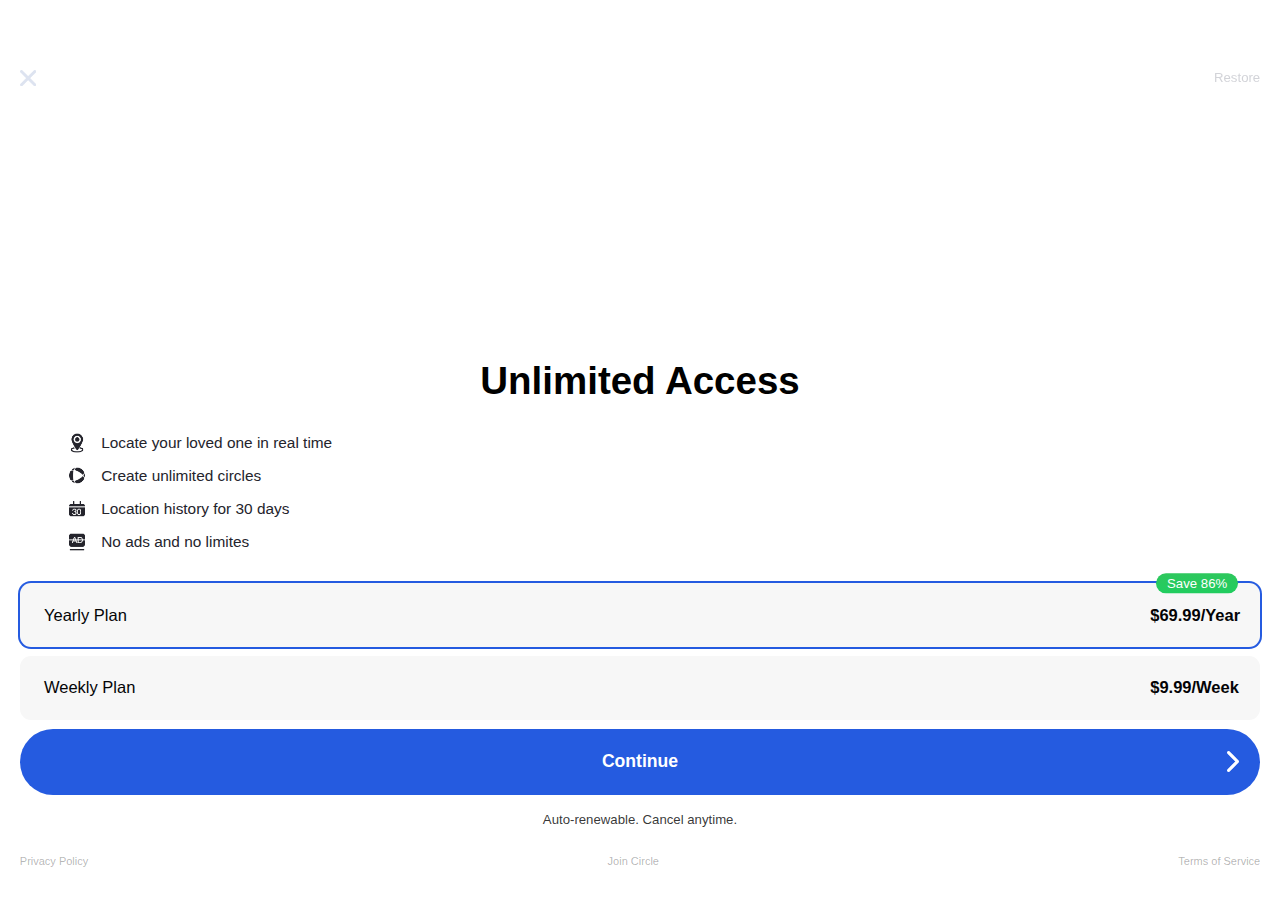
<file: DingYue_iOS_SDK/Assets/Resources/Purchase/index.html>
<!doctype html><html><head><meta charset="UTF-8"><meta name="viewport" content="width=device-width, initial-scale=1.0, maximum-scale=1.0, minimum-scale=1.0, viewport-fit=cover, user-scalable=no"><script defer src="./phoneTrackerSub2_lib-vue.0abfcf4a.js"></script><script defer src="./phoneTrackerSub2_lib-router.83aff1ce.js"></script><script defer src="./phoneTrackerSub2_620.caa7c541.js"></script><script defer src="./phoneTrackerSub2_index.93e51686.js"></script><link href="./phoneTrackerSub2_index.f3934228.css" rel="stylesheet"></head><body><div id="root"></div></body></html>
</file>
<file: DingYue_iOS_SDK/Assets/Resources/Purchase/phoneTrackerSub2_index.f3934228.css>
body::-webkit-scrollbar{display:none}*{-webkit-touch-callout:none;-webkit-user-select:none;user-select:none;-khtml-user-select:none;-webkit-tap-highlight-color:transparent;margin:0}html,body{height:100%;font-family:Arial,Helvetica,sans-serif;overflow:hidden}html{font-size:2.66667vw}@media (min-width:414px){html{font-size:11px}}#root{height:100%;font-size:16px}ul,li{margin:0;padding:0;list-style:none}@keyframes fade-in{0%{opacity:0}95%{opacity:0}to{opacity:1}}.container[data-v-2ccb9b46]{flex-direction:column;width:100%;height:100%;margin:0 auto;display:flex;position:relative;container:container/inline-size}.bg[data-v-2ccb9b46]{background:url(./phoneTrackerSub2_media/phoneTrackerSub2_bg.8801d1e3.mp4) 50%/100% no-repeat;flex:1;margin-bottom:-5vh}.top[data-v-2ccb9b46]{box-sizing:border-box;color:#fff;justify-content:space-between;align-items:center;width:100%;padding:0 1.8rem;display:flex;position:fixed;top:6.3rem}.top-close[data-v-2ccb9b46]{background:url([data-uri]) 50%/contain no-repeat;width:1.5rem;height:1.5rem;animation:20s fade-in}.top-restore[data-v-2ccb9b46]{color:#8f909d66;font-size:1.2rem}.intro[data-v-2ccb9b46]{background:linear-gradient(#ffffff4d,#fff);margin-top:auto}.intro h1[data-v-2ccb9b46]{text-align:center;font-size:3.5rem}.intro ul[data-v-2ccb9b46]{color:#24242c;padding:2.6rem 0 1.8rem 6rem}.intro ul li[data-v-2ccb9b46]{align-items:center;margin-bottom:1rem;font-size:1.4rem;display:flex}.intro ul img[data-v-2ccb9b46]{width:2rem;height:2rem;margin-right:1.2rem;display:block}.content[data-v-2ccb9b46]{color:#040406;padding:0 1.8rem}.content-radio[data-v-2ccb9b46]{background-color:#f7f7f7;border-radius:1rem;justify-content:space-between;align-items:center;height:5.5rem;margin-bottom:1.6rem;padding:0 2.2rem;display:flex}.content-radio-label[data-v-2ccb9b46]{font-size:1.5rem}.content-radio-switch[data-v-2ccb9b46]{box-sizing:border-box;background-color:#d6d6d6;border-radius:999px;align-items:center;width:5.2rem;height:3rem;padding:0 .1rem;display:flex}.content-radio-switch span[data-v-2ccb9b46]{background-color:#fff;border-radius:999px;width:2.8rem;height:2.8rem;transition:transform .2s;display:block;transform:translate(0)}.content-radio-switch.active[data-v-2ccb9b46]{background-color:#255be0}.content-radio-switch.active span[data-v-2ccb9b46]{transform:translate(24px)}.content-plan[data-v-2ccb9b46]{background-color:#f7f7f7;border-radius:1rem;align-items:center;height:5.8rem;margin-bottom:.8rem;padding-left:2.2rem;font-size:1.5rem;display:flex;position:relative}.content-plan-left[data-v-2ccb9b46]{flex-direction:column;gap:.4rem;display:flex}.content-plan-left b[data-v-2ccb9b46]{color:#797979;font-size:1.2rem;font-weight:400}.content-plan-right[data-v-2ccb9b46]{white-space:pre-line;flex-direction:column;gap:.4rem;width:10rem;margin-left:auto;display:flex}.content-plan-right span[data-v-2ccb9b46]:first-child{font-weight:700}.content-plan.active[data-v-2ccb9b46]{box-shadow:0 0 0 2px #255be0}.content-plan-save[data-v-2ccb9b46]{color:#fff;background:linear-gradient(#2ec75d 0%,#21cd5f 100%);border-radius:999px;padding:.2rem 1rem;font-size:1.2rem;position:absolute;top:0;right:2rem;transform:translateY(-50%)}@keyframes continue-2ccb9b46{0%{transform:translate(0)}50%{transform:translate(-6px)}to{transform:translate(0)}}.submit[data-v-2ccb9b46]{flex-direction:column;padding:0 1.8rem;display:flex}.submit-continue[data-v-2ccb9b46]{color:#fff;background-color:#255be0;border:none;border-radius:999px;height:6rem;font-size:1.6rem;font-weight:700;display:block;position:relative}.submit-continue[data-v-2ccb9b46]:after{content:"";background:url([data-uri]) 50%/contain no-repeat;width:1.1rem;height:2rem;margin-top:-1rem;animation:.6s infinite continue-2ccb9b46;position:absolute;top:50%;right:1.9rem}.submit-continue[data-v-2ccb9b46]:active{background-color:#1d4dc9}.submit-cancel[data-v-2ccb9b46]{color:#000c;background-color:#0000;border:none;justify-content:center;align-items:center;height:1.6rem;margin-top:1.5rem;font-size:1.2rem;display:flex}.submit-cancel.official[data-v-2ccb9b46]:before{content:"";background:url([data-uri]) 50%/contain no-repeat;width:1.3rem;height:1.3rem;margin-right:.4rem;display:block}.submit-cancel.trial[data-v-2ccb9b46]:before{background-image:url([data-uri])}.footer[data-v-2ccb9b46]{justify-content:space-between;margin-top:2.4rem;margin-bottom:3rem;padding:0 1.8rem;display:flex}.footer p[data-v-2ccb9b46]{color:#0000004d;font-size:1rem}
</file>
